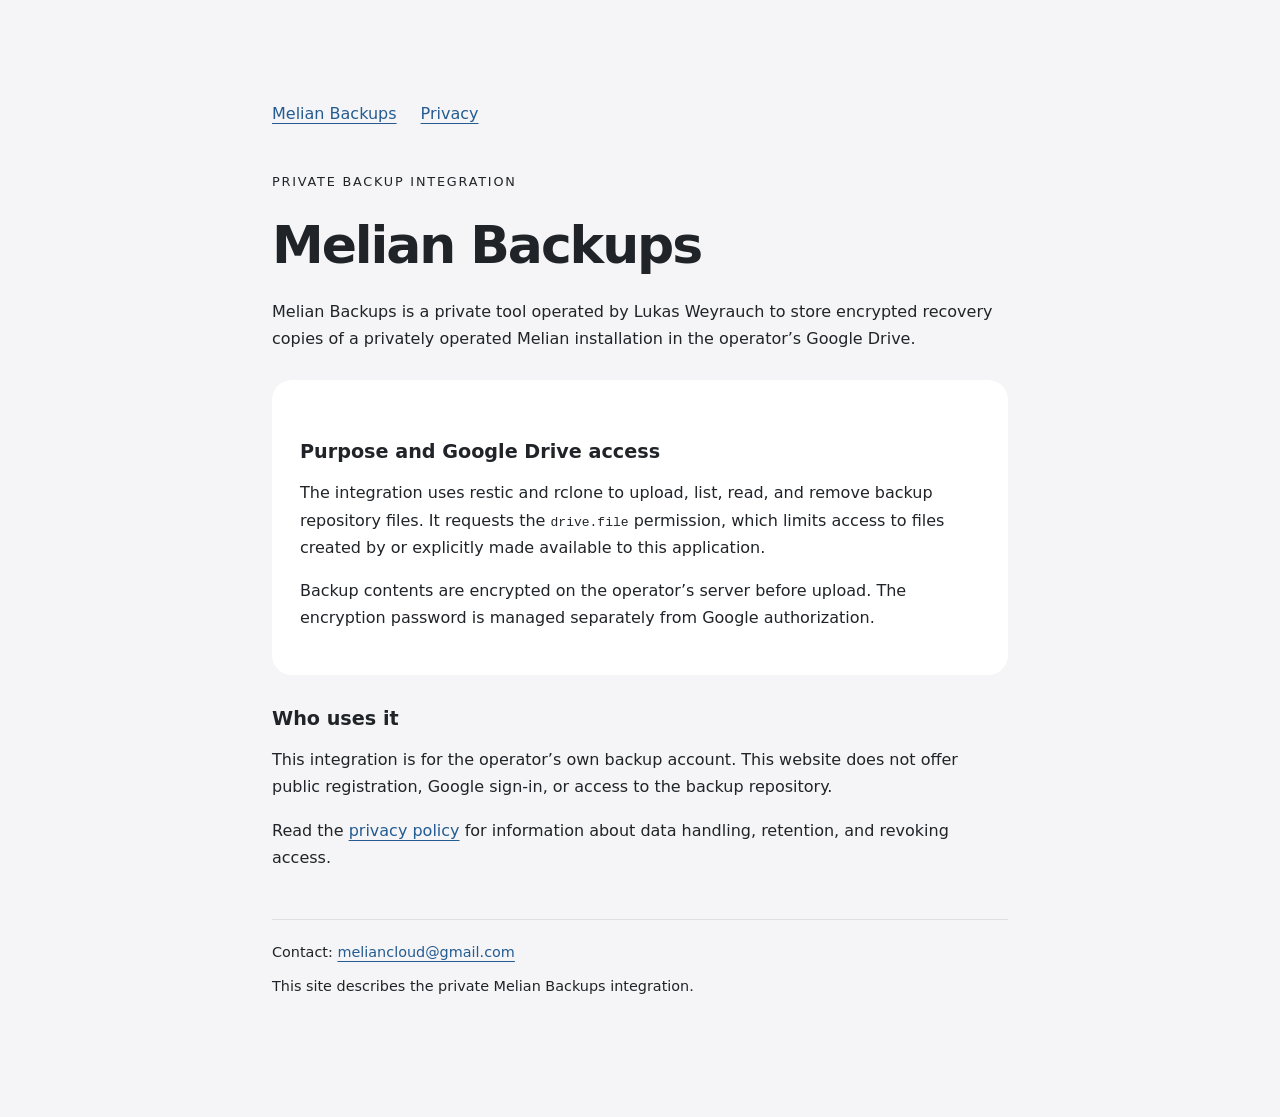
<file: index.html>
<!doctype html>
<html lang="en"><head><meta charset="utf-8"><meta name="viewport" content="width=device-width, initial-scale=1"><meta name="description" content="Melian Backups: information about a private encrypted backup integration with Google Drive."><title>Home · Melian Backups</title><link rel="stylesheet" href="styles.css"></head>
<body><main><header><nav aria-label="Main"><a href="./">Melian Backups</a><a href="privacy.html">Privacy</a></nav></header><p class="label">Private backup integration</p><h1>Melian Backups</h1><p>Melian Backups is a private tool operated by Lukas Weyrauch to store encrypted recovery copies of a privately operated Melian installation in the operator’s Google Drive.</p><section class="card"><h2>Purpose and Google Drive access</h2><p>The integration uses restic and rclone to upload, list, read, and remove backup repository files. It requests the <code>drive.file</code> permission, which limits access to files created by or explicitly made available to this application.</p><p>Backup contents are encrypted on the operator’s server before upload. The encryption password is managed separately from Google authorization.</p></section><h2>Who uses it</h2><p>This integration is for the operator’s own backup account. This website does not offer public registration, Google sign-in, or access to the backup repository.</p><p>Read the <a href="privacy.html">privacy policy</a> for information about data handling, retention, and revoking access.</p><footer>Contact: <a href="mailto:meliancloud@gmail.com">meliancloud@gmail.com</a><p>This site describes the private Melian Backups integration.</p></footer></main></body></html>
</file>
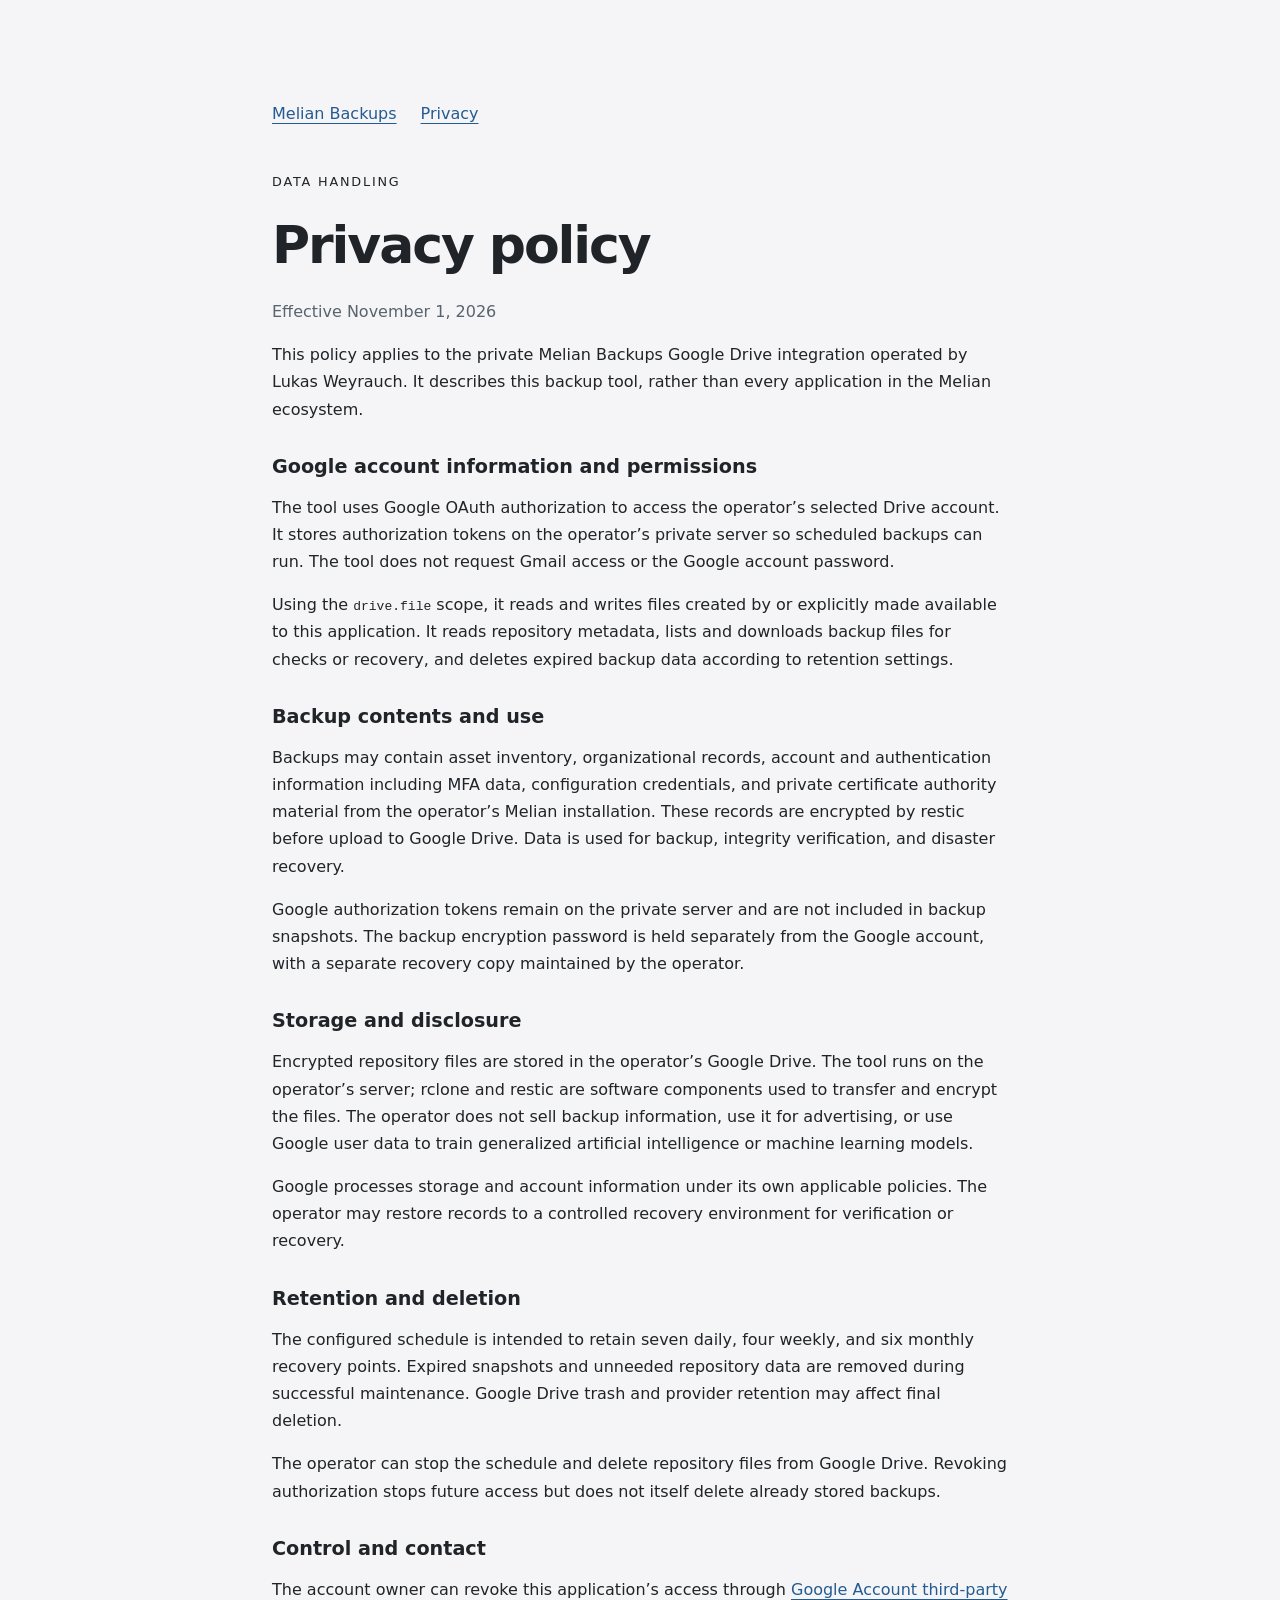
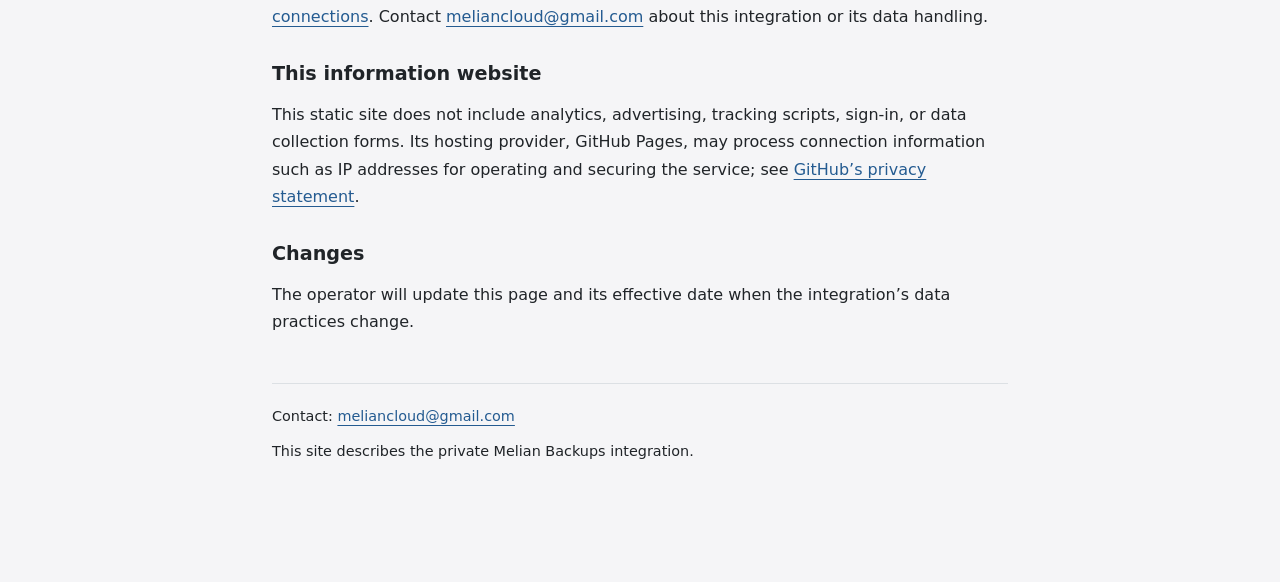
<file: privacy.html>
<!doctype html>
<html lang="en"><head><meta charset="utf-8"><meta name="viewport" content="width=device-width, initial-scale=1"><meta name="description" content="Melian Backups: information about a private encrypted backup integration with Google Drive."><title>Privacy policy · Melian Backups</title><link rel="stylesheet" href="styles.css"></head>
<body><main><header><nav aria-label="Main"><a href="./">Melian Backups</a><a href="privacy.html">Privacy</a></nav></header><p class="label">Data handling</p><h1>Privacy policy</h1><p class="muted">Effective November 1, 2026</p><p>This policy applies to the private Melian Backups Google Drive integration operated by Lukas Weyrauch. It describes this backup tool, rather than every application in the Melian ecosystem.</p><h2>Google account information and permissions</h2><p>The tool uses Google OAuth authorization to access the operator’s selected Drive account. It stores authorization tokens on the operator’s private server so scheduled backups can run. The tool does not request Gmail access or the Google account password.</p><p>Using the <code>drive.file</code> scope, it reads and writes files created by or explicitly made available to this application. It reads repository metadata, lists and downloads backup files for checks or recovery, and deletes expired backup data according to retention settings.</p><h2>Backup contents and use</h2><p>Backups may contain asset inventory, organizational records, account and authentication information including MFA data, configuration credentials, and private certificate authority material from the operator’s Melian installation. These records are encrypted by restic before upload to Google Drive. Data is used for backup, integrity verification, and disaster recovery.</p><p>Google authorization tokens remain on the private server and are not included in backup snapshots. The backup encryption password is held separately from the Google account, with a separate recovery copy maintained by the operator.</p><h2>Storage and disclosure</h2><p>Encrypted repository files are stored in the operator’s Google Drive. The tool runs on the operator’s server; rclone and restic are software components used to transfer and encrypt the files. The operator does not sell backup information, use it for advertising, or use Google user data to train generalized artificial intelligence or machine learning models.</p><p>Google processes storage and account information under its own applicable policies. The operator may restore records to a controlled recovery environment for verification or recovery.</p><h2>Retention and deletion</h2><p>The configured schedule is intended to retain seven daily, four weekly, and six monthly recovery points. Expired snapshots and unneeded repository data are removed during successful maintenance. Google Drive trash and provider retention may affect final deletion.</p><p>The operator can stop the schedule and delete repository files from Google Drive. Revoking authorization stops future access but does not itself delete already stored backups.</p><h2>Control and contact</h2><p>The account owner can revoke this application’s access through <a href="https://myaccount.google.com/connections">Google Account third-party connections</a>. Contact <a href="mailto:meliancloud@gmail.com">meliancloud@gmail.com</a> about this integration or its data handling.</p><h2>This information website</h2><p>This static site does not include analytics, advertising, tracking scripts, sign-in, or data collection forms. Its hosting provider, GitHub Pages, may process connection information such as IP addresses for operating and securing the service; see <a href="https://docs.github.com/en/site-policy/privacy-policies/github-general-privacy-statement">GitHub’s privacy statement</a>.</p><h2>Changes</h2><p>The operator will update this page and its effective date when the integration’s data practices change.</p><footer>Contact: <a href="mailto:meliancloud@gmail.com">meliancloud@gmail.com</a><p>This site describes the private Melian Backups integration.</p></footer></main></body></html>
</file>
<file: styles.css>
:root{color-scheme:light dark;font-family:system-ui,-apple-system,BlinkMacSystemFont,"Segoe UI",sans-serif;color:#202428;background:#f5f5f7}*{box-sizing:border-box}body{margin:0}main{max-width:800px;margin:8vh auto;padding:32px}header{margin-bottom:48px}nav{display:flex;gap:24px;flex-wrap:wrap}a{color:#245b91;text-underline-offset:4px}h1{font-size:clamp(2rem,6vw,3.25rem);letter-spacing:-.04em;line-height:1.1;margin:24px 0}h2{font-size:1.2rem;margin-top:32px}p,li{line-height:1.7}small,.muted{color:#59636d}.label{letter-spacing:.14em;text-transform:uppercase;font-size:.8rem}.card{background:#fff;padding:28px;border-radius:20px;margin:28px 0}footer{margin-top:48px;padding-top:24px;border-top:1px solid #dce0e4;font-size:.9rem}@media(prefers-color-scheme:dark){:root{background:#101214;color:#eff1f3}.card{background:#1c1f22}a{color:#a7caf0}small,.muted{color:#a9b2bc}footer{border-color:#343a40}}
</file>
